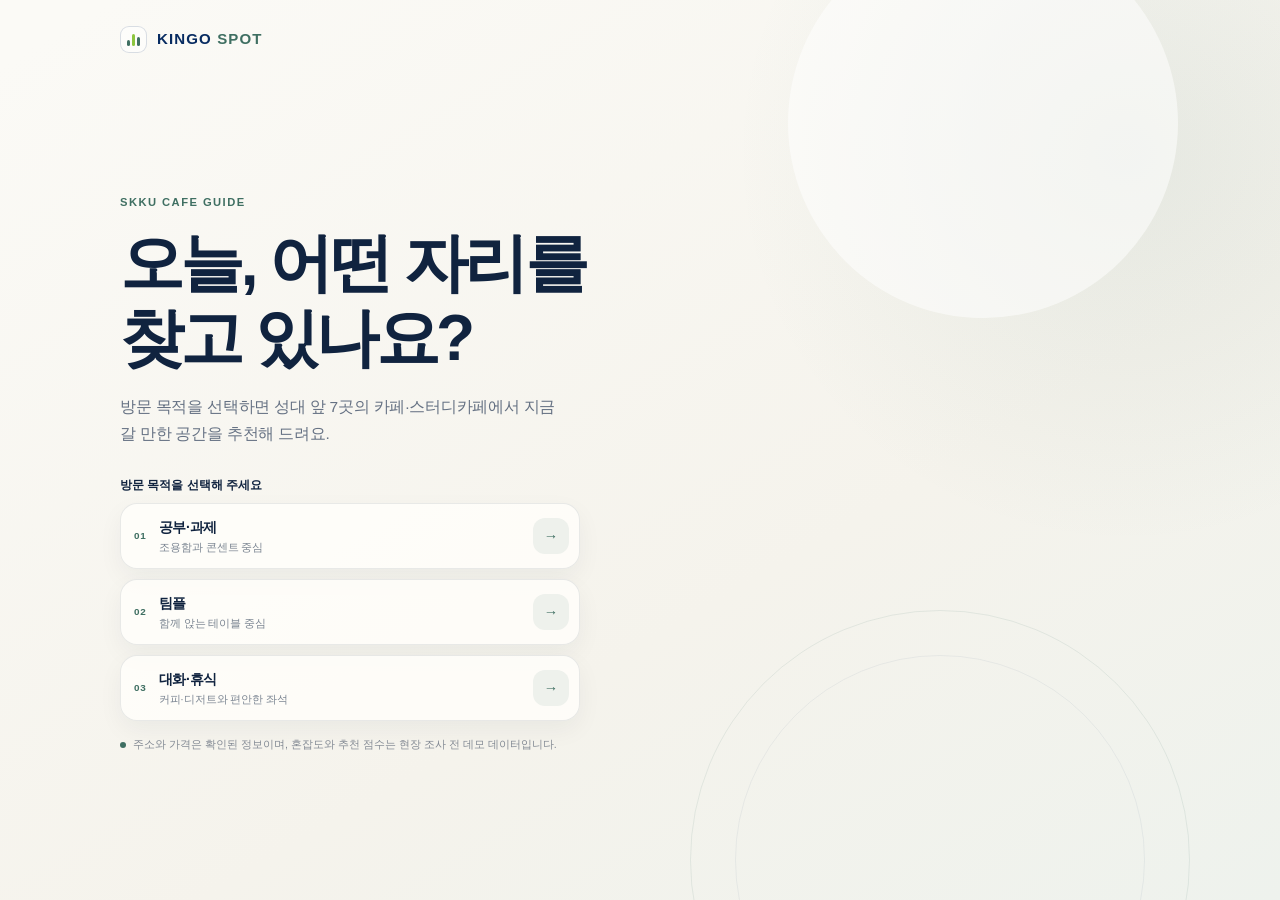
<file: index.html>
<!DOCTYPE html>
<html lang="ko">
  <head>
    <meta charset="UTF-8" />
    <meta name="viewport" content="width=device-width, initial-scale=1.0" />
    <meta
      name="description"
      content="방문 목적에 맞춰 성균관대학교 서울캠퍼스 주변 카페와 층을 추천하는 KINGO SPOT 데모입니다."
    />
    <meta name="theme-color" content="#F6F3EC" />
    <title>KINGO SPOT | 목적에 맞는 카페 공간 추천</title>
    <script>
      document.documentElement.dataset.initialView = location.hash === "#cafes" ? "cafes" : "intro";
    </script>
    <link rel="stylesheet" href="style.css" />
    <script src="script.js" defer></script>
  </head>
  <body>
    <main class="app-shell" id="app-shell">
      <!-- 첫 접속 시 이 시작 화면만 표시됩니다. -->
      <section class="app-screen intro-screen" id="intro-screen" aria-labelledby="intro-title">
        <div class="intro-background-glow" aria-hidden="true"></div>
        <div class="intro-background-curve" aria-hidden="true"></div>

        <div class="container intro-screen-inner">
          <div class="brand intro-logo intro-sequence intro-sequence--logo" aria-label="KINGO SPOT">
            <span class="brand-mark" aria-hidden="true">
              <i></i><i></i><i></i>
            </span>
            <span class="brand-name">KINGO <strong>SPOT</strong></span>
          </div>

          <div class="intro-content">
            <p class="intro-guide intro-sequence intro-sequence--guide">SKKU CAFE GUIDE</p>
            <h1 class="intro-title intro-sequence intro-sequence--title" id="intro-title" tabindex="-1">
              오늘, 어떤 자리를<br />찾고 있나요?
            </h1>
            <p class="intro-description intro-sequence intro-sequence--description">
              방문 목적을 선택하면 성대 앞 7곳의 카페·스터디카페에서 지금 갈 만한 공간을 추천해 드려요.
            </p>

            <fieldset class="purpose-selector intro-sequence intro-sequence--purpose">
              <legend>방문 목적을 선택해 주세요</legend>

              <button class="purpose-button" type="button" data-purpose="study">
                <span class="purpose-number" aria-hidden="true">01</span>
                <span class="purpose-button-copy">
                  <strong>공부·과제</strong>
                  <small>조용함과 콘센트 중심</small>
                </span>
                <span class="purpose-arrow" aria-hidden="true">→</span>
              </button>

              <button class="purpose-button" type="button" data-purpose="team">
                <span class="purpose-number" aria-hidden="true">02</span>
                <span class="purpose-button-copy">
                  <strong>팀플</strong>
                  <small>함께 앉는 테이블 중심</small>
                </span>
                <span class="purpose-arrow" aria-hidden="true">→</span>
              </button>

              <button class="purpose-button" type="button" data-purpose="conversation">
                <span class="purpose-number" aria-hidden="true">03</span>
                <span class="purpose-button-copy">
                  <strong>대화·휴식</strong>
                  <small>커피·디저트와 편안한 좌석</small>
                </span>
                <span class="purpose-arrow" aria-hidden="true">→</span>
              </button>
            </fieldset>

            <!-- 지금 학생들이 많이 보는 목적 섹션 -->
            <div class="trending-purposes intro-sequence intro-sequence--trending" id="trending-section" style="display: none;">
              <h2 class="trending-title">🔥 지금 학생들이 많이 보는</h2>
              <div class="trending-buttons">
                <!-- 동적으로 생성됨 -->
              </div>
            </div>

            <p class="intro-demo-note intro-sequence intro-sequence--demo" role="note">
              <span aria-hidden="true"></span>
              주소와 가격은 확인된 정보이며, 혼잡도와 추천 점수는 현장 조사 전 데모 데이터입니다.
            </p>
          </div>
        </div>
      </section>

      <!-- 시작 버튼을 누른 뒤에만 표시되는 독립적인 카페 목록 화면입니다. -->
      <section class="app-screen cafes-screen" id="cafes-screen" aria-labelledby="cafes-title">
        <header class="cafes-header">
          <div class="container cafes-header-inner">
            <button class="back-to-intro-button" id="back-to-intro-button" type="button">
              <span aria-hidden="true">←</span>
              <span>처음으로</span>
            </button>

            <div class="brand cafes-brand" aria-label="KINGO SPOT">
              <span class="brand-mark" aria-hidden="true">
                <i></i><i></i><i></i>
              </span>
              <span class="brand-name">KINGO <strong>SPOT</strong></span>
            </div>
          </div>
        </header>

        <div class="cafes-overview">
          <div class="container cafes-overview-inner">
            <div>
              <p class="section-kicker">PURPOSE MATCH</p>
              <h1 id="cafes-title" tabindex="-1">목적에 맞는 공간</h1>
              <p class="cafes-overview-description" id="cafes-overview-description">
                혼잡도와 공간 조건을 함께 비교해 보세요.
              </p>
            </div>
            <p class="result-count" id="result-count" aria-live="polite"></p>
          </div>

          <div class="container recommendation-summary" id="recommendation-summary" aria-live="polite"></div>

          <div class="container cafes-status-note" role="note">
            <span class="recent-status">
              <i aria-hidden="true"></i>
              최근 확인 정보
            </span>
            <span class="meta-divider" aria-hidden="true"></span>
            <span class="demo-label">DEMO</span>
            <span>실제 현장 조사 전 데이터</span>
          </div>
        </div>

        <section class="cafe-section cafes-list-section" aria-label="카페 목록">
          <div class="container purpose-toolbar">
            <div class="purpose-toolbar-heading">
              <span>추천 기준</span>
              <strong id="selected-purpose-label">공부·과제</strong>
            </div>
            <div class="purpose-switch" aria-label="방문 목적 변경">
              <button class="purpose-change-button" type="button" data-purpose="study" aria-pressed="true">
                공부·과제
              </button>
              <button class="purpose-change-button" type="button" data-purpose="team" aria-pressed="false">
                팀플
              </button>
              <button class="purpose-change-button" type="button" data-purpose="conversation" aria-pressed="false">
                대화·휴식
              </button>
            </div>
          </div>

          <div class="filter-sticky">
            <div class="container">
              <div class="filter-bar" aria-label="혼잡도 필터">
                <button class="filter-button active" type="button" data-filter="전체" aria-pressed="true">
                  전체
                </button>
                <button class="filter-button" type="button" data-filter="여유" aria-pressed="false">
                  <span class="filter-dot status-available" aria-hidden="true"></span>여유
                </button>
                <button class="filter-button" type="button" data-filter="보통" aria-pressed="false">
                  <span class="filter-dot status-normal" aria-hidden="true"></span>보통
                </button>
                <button class="filter-button" type="button" data-filter="혼잡" aria-pressed="false">
                  <span class="filter-dot status-crowded" aria-hidden="true"></span>혼잡
                </button>
              </div>
            </div>
          </div>

          <div class="container">
            <!-- 카페 카드는 script.js의 데이터로 이 영역에 자동 생성됩니다. -->
            <div class="cafe-grid" id="cafe-grid"></div>

            <p class="data-note">
              주소와 스터디카페 가격은 온라인 확인된 정보입니다. 현재 혼잡도와 추천 점수, 소음·좌석 예시는
              화면 구성을 위한 데모 데이터이며 실제 현장 조사 결과가 아닙니다.
            </p>
          </div>
        </section>

        <footer class="site-footer">
          <div class="container footer-inner">
            <p class="footer-brand">KINGO <span>SPOT</span></p>
            <p>성균관대 학생을 위한 카페 큐레이션</p>
          </div>
        </footer>
      </section>
    </main>

    <!-- 모바일에서는 bottom sheet, PC에서는 중앙 모달로 표시됩니다. -->
    <div class="detail-layer" id="detail-layer" hidden>
      <div class="detail-backdrop" data-dialog-close aria-hidden="true"></div>

      <section
        class="detail-panel"
        id="detail-panel"
        role="dialog"
        aria-modal="true"
        aria-labelledby="detail-title"
        aria-describedby="detail-description"
        tabindex="-1"
      >
        <div class="sheet-drag-zone" id="sheet-drag-zone" aria-hidden="true">
          <span class="sheet-handle"></span>
        </div>

        <div class="detail-scroll-area">
          <header class="detail-header">
            <div>
              <p class="detail-kicker">KINGO SPOT DETAIL</p>
              <span class="detail-demo-label">데모 상세 정보</span>
            </div>
            <button class="dialog-close-button" id="dialog-close-button" type="button" aria-label="상세 패널 닫기">
              <span aria-hidden="true">×</span>
            </button>
          </header>

          <div class="detail-visual" aria-hidden="true">
            <span id="detail-cafe-number">SPOT 01</span>
            <i></i>
          </div>

          <div class="detail-title-row">
            <h2 id="detail-title"></h2>
            <span class="status-badge" id="detail-status"></span>
          </div>
          <p class="detail-checked-time" id="detail-checked-time"></p>
          <p class="detail-description" id="detail-description"></p>

          <dl class="detail-fact-list">
            <div>
              <dt>주소</dt>
              <dd id="detail-address"></dd>
            </div>
          </dl>

          <div class="detail-action-buttons" id="detail-action-buttons" aria-label="지도 및 주소 액션">
            <button class="detail-action-button" type="button" data-map-provider="naver">
              네이버 지도에서 보기
            </button>
            <button class="detail-action-button" type="button" data-map-provider="kakao">
              카카오맵에서 보기
            </button>
            <button class="detail-action-button detail-action-button--copy" type="button" data-copy-address="true">
              주소 복사
            </button>
          </div>

          <!-- 가격 영역은 스터디카페를 열었을 때만 JavaScript로 표시됩니다. -->
          <section
            class="detail-info-section detail-price-section"
            id="detail-price-section"
            aria-labelledby="price-heading"
            hidden
          >
            <div class="detail-section-heading">
              <h3 id="price-heading">이용 가격</h3>
              <span>온라인 확인 · 변동 가능</span>
            </div>
            <div class="detail-price-list" id="detail-price-list"></div>
            <p class="detail-price-note" id="detail-price-note"></p>
          </section>

          <div class="detail-purpose-summary" id="detail-purpose-summary"></div>

          <section class="detail-info-section" aria-labelledby="tag-heading">
            <div class="detail-section-heading">
              <h3 id="tag-heading">카페 분위기 태그</h3>
              <span>현장 조사 전</span>
            </div>
            <div class="atmosphere-tags" id="detail-tags"></div>
          </section>

          <section class="detail-info-section" aria-labelledby="floor-heading">
            <div class="detail-section-heading">
              <h3 id="floor-heading">층별 공간 정보</h3>
              <span class="floor-demo-label">일부 데모 정보</span>
            </div>
            <div class="floor-list" id="detail-floor-list"></div>
          </section>

          <div class="detail-update-note" role="note">
            <span aria-hidden="true">i</span>
            <p>
              층 구성과 별도로 알려주신 정보는 반영했습니다. 그 밖의 혼잡도·소음·좌석 예시와 추천 결과는
              <strong>현장 조사 후 업데이트 예정</strong>입니다.
            </p>
          </div>
        </div>
      </section>
    </div>

    <!-- 필요한 안내가 있을 때 script.js의 showToast 함수로 표시합니다. -->
    <div class="toast" id="toast" role="status" aria-live="polite" aria-atomic="true"></div>
  </body>
</html>
</file>
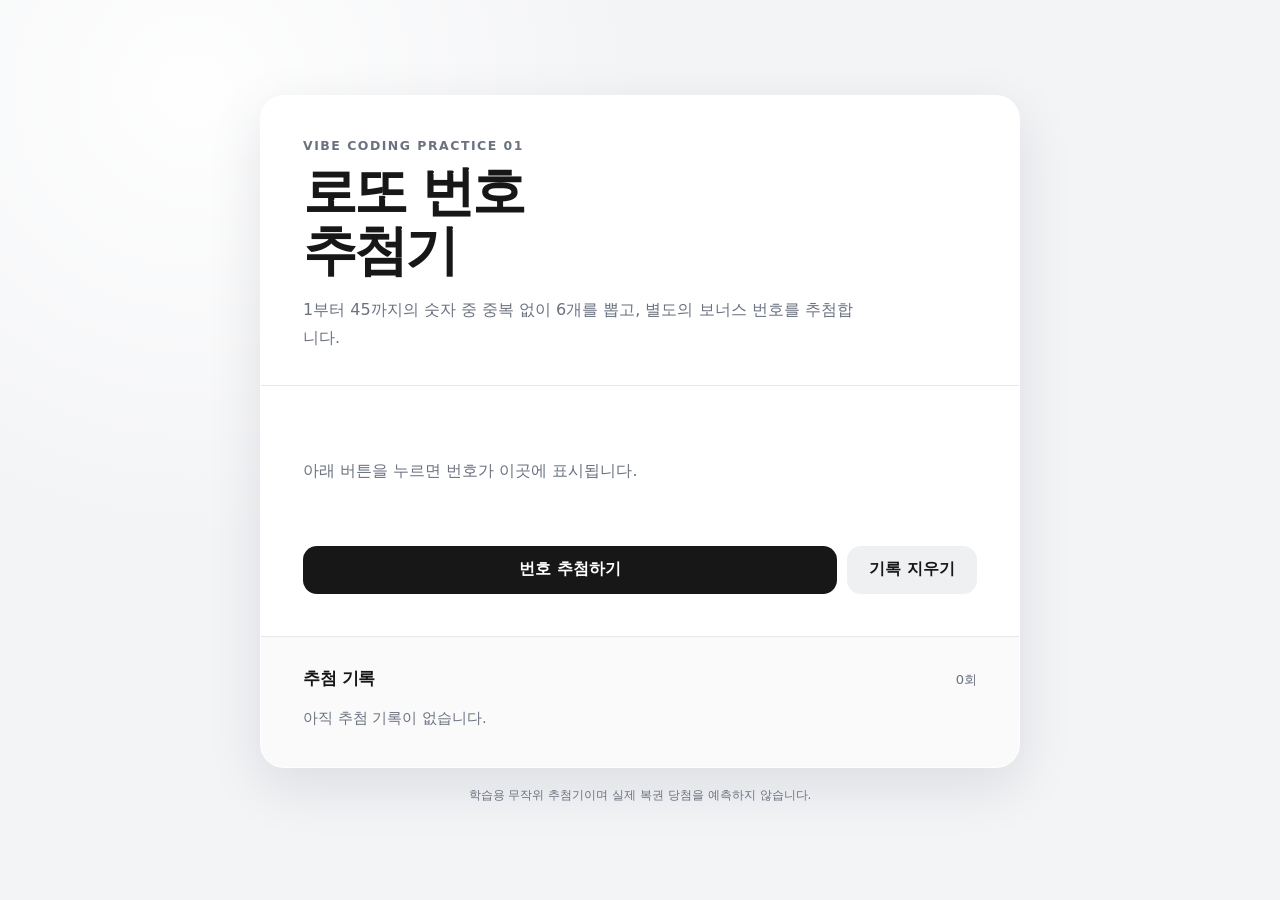
<file: 01-lotto/index.html>
<!doctype html>
<html lang="ko">
<head>
  <meta charset="utf-8">
  <meta name="viewport" content="width=device-width, initial-scale=1">
  <meta name="description" content="1부터 45까지의 숫자 중 로또 번호 6개와 보너스 번호를 무작위로 뽑는 바이브 코딩 연습 웹앱">
  <link rel="icon" href="data:,">
  <title>로또 번호 추첨기</title>
  <style>
    :root {
      --bg: #f3f4f6;
      --surface: #ffffff;
      --text: #171717;
      --muted: #6b7280;
      --line: #e5e7eb;
      --primary: #171717;
      --primary-hover: #343434;
      --focus: #2563eb;
      --radius-lg: 24px;
      --radius-md: 14px;
      --shadow: 0 18px 55px rgb(17 24 39 / 10%);
    }

    * {
      box-sizing: border-box;
    }

    .visually-hidden {
      position: absolute;
      width: 1px;
      height: 1px;
      padding: 0;
      margin: -1px;
      overflow: hidden;
      clip: rect(0, 0, 0, 0);
      white-space: nowrap;
      border: 0;
    }

    body {
      min-height: 100vh;
      margin: 0;
      display: grid;
      place-items: center;
      padding: 32px 18px;
      color: var(--text);
      background:
        radial-gradient(circle at 15% 10%, rgb(255 255 255 / 95%), transparent 34%),
        var(--bg);
      font-family: Pretendard, "Noto Sans KR", system-ui, -apple-system, BlinkMacSystemFont, "Segoe UI", sans-serif;
    }

    main {
      width: min(100%, 760px);
    }

    .app-card {
      overflow: hidden;
      border: 1px solid rgb(255 255 255 / 85%);
      border-radius: var(--radius-lg);
      background: var(--surface);
      box-shadow: var(--shadow);
    }

    .hero {
      padding: 42px 42px 34px;
      border-bottom: 1px solid var(--line);
    }

    .eyebrow {
      margin: 0 0 10px;
      color: var(--muted);
      font-size: 0.78rem;
      font-weight: 700;
      letter-spacing: 0.12em;
      text-transform: uppercase;
    }

    h1 {
      margin: 0;
      font-size: clamp(2rem, 7vw, 3.4rem);
      line-height: 1.08;
      letter-spacing: -0.055em;
    }

    .intro {
      max-width: 560px;
      margin: 16px 0 0;
      color: var(--muted);
      font-size: 1rem;
      line-height: 1.7;
    }

    .draw-panel {
      padding: 38px 42px 42px;
    }

    .number-area {
      min-height: 94px;
      display: flex;
      align-items: center;
      gap: 14px;
      margin-bottom: 28px;
    }

    .main-numbers,
    .bonus-number {
      display: flex;
      align-items: center;
      gap: 10px;
    }

    .plus {
      color: var(--muted);
      font-size: 1.35rem;
      font-weight: 600;
    }

    .bonus-wrap {
      display: grid;
      gap: 6px;
      justify-items: center;
    }

    .bonus-label {
      color: var(--muted);
      font-size: 0.72rem;
      font-weight: 700;
    }

    .ball {
      width: 58px;
      height: 58px;
      display: grid;
      place-items: center;
      flex: 0 0 auto;
      border-radius: 50%;
      color: #fff;
      font-size: 1.08rem;
      font-weight: 800;
      box-shadow: inset 0 -5px 0 rgb(0 0 0 / 12%), 0 7px 15px rgb(17 24 39 / 13%);
      animation: ball-in 480ms cubic-bezier(.2, .9, .2, 1.15) both;
      animation-delay: calc(var(--order, 0) * 70ms);
    }

    .range-1 { background: #d99a00; }
    .range-2 { background: #2f78c4; }
    .range-3 { background: #d65252; }
    .range-4 { background: #65717d; }
    .range-5 { background: #2e9a63; }

    .placeholder {
      color: var(--muted);
      line-height: 1.6;
    }

    .actions {
      display: flex;
      gap: 10px;
    }

    button {
      min-height: 48px;
      padding: 0 22px;
      border: 0;
      border-radius: var(--radius-md);
      font: inherit;
      font-weight: 750;
      cursor: pointer;
      transition: transform 160ms ease, background 160ms ease, color 160ms ease;
    }

    button:focus-visible {
      outline: 3px solid color-mix(in srgb, var(--focus) 34%, transparent);
      outline-offset: 3px;
    }

    button:active {
      transform: translateY(1px);
    }

    .draw-button {
      flex: 1;
      color: #fff;
      background: var(--primary);
    }

    .draw-button:hover {
      background: var(--primary-hover);
    }

    .clear-button {
      color: var(--text);
      background: #eef0f2;
    }

    .clear-button:hover {
      background: #e2e5e9;
    }

    .history-panel {
      padding: 30px 42px 38px;
      border-top: 1px solid var(--line);
      background: #fafafa;
    }

    .history-heading {
      display: flex;
      align-items: baseline;
      justify-content: space-between;
      gap: 16px;
      margin-bottom: 16px;
    }

    h2 {
      margin: 0;
      font-size: 1.05rem;
      letter-spacing: -0.02em;
    }

    .history-count {
      color: var(--muted);
      font-size: 0.82rem;
    }

    .history-list {
      display: grid;
      gap: 10px;
      margin: 0;
      padding: 0;
      list-style: none;
    }

    .history-item {
      display: flex;
      align-items: center;
      justify-content: space-between;
      gap: 16px;
      padding: 13px 15px;
      border: 1px solid var(--line);
      border-radius: 12px;
      background: var(--surface);
      font-variant-numeric: tabular-nums;
    }

    .history-main {
      font-weight: 700;
      letter-spacing: 0.035em;
    }

    .history-bonus {
      color: var(--muted);
      font-size: 0.87rem;
      white-space: nowrap;
    }

    .empty-history {
      color: var(--muted);
      font-size: 0.92rem;
      line-height: 1.6;
    }

    .disclaimer {
      margin: 18px 4px 0;
      color: var(--muted);
      font-size: 0.76rem;
      line-height: 1.55;
      text-align: center;
    }

    @keyframes ball-in {
      from {
        opacity: 0;
        transform: translateY(-16px) scale(.72) rotate(-8deg);
      }
      to {
        opacity: 1;
        transform: translateY(0) scale(1) rotate(0);
      }
    }

    @media (max-width: 660px) {
      body {
        align-items: start;
        padding: 18px 12px;
      }

      .hero,
      .draw-panel,
      .history-panel {
        padding-left: 22px;
        padding-right: 22px;
      }

      .hero {
        padding-top: 30px;
      }

      .number-area {
        min-height: 142px;
        flex-wrap: wrap;
        gap: 12px;
      }

      .main-numbers {
        width: 100%;
        display: grid;
        grid-template-columns: repeat(6, minmax(0, 1fr));
        gap: 6px;
      }

      .main-numbers .ball {
        width: 100%;
        height: auto;
        aspect-ratio: 1;
        justify-self: center;
        font-size: 0.96rem;
      }

      .bonus-number .ball {
        width: 48px;
        height: 48px;
      }

      .actions {
        flex-direction: column;
      }

      .clear-button {
        order: 2;
      }

      .history-item {
        align-items: flex-start;
        flex-direction: column;
        gap: 6px;
      }
    }

    @media (prefers-reduced-motion: reduce) {
      *,
      *::before,
      *::after {
        scroll-behavior: auto !important;
        animation-duration: 1ms !important;
        transition-duration: 1ms !important;
      }
    }
  </style>
</head>
<body>
  <main>
    <article class="app-card">
      <header class="hero">
        <p class="eyebrow">Vibe Coding Practice 01</p>
        <h1>로또 번호<br>추첨기</h1>
        <p class="intro">1부터 45까지의 숫자 중 중복 없이 6개를 뽑고, 별도의 보너스 번호를 추첨합니다.</p>
      </header>

      <section class="draw-panel" aria-labelledby="draw-title">
        <h2 id="draw-title" class="visually-hidden">추첨 결과</h2>
        <div id="number-area" class="number-area" aria-live="polite">
          <p class="placeholder">아래 버튼을 누르면 번호가 이곳에 표시됩니다.</p>
        </div>
        <div class="actions">
          <button id="draw-button" class="draw-button" type="button">번호 추첨하기</button>
          <button id="clear-button" class="clear-button" type="button">기록 지우기</button>
        </div>
      </section>

      <section class="history-panel" aria-labelledby="history-title">
        <div class="history-heading">
          <h2 id="history-title">추첨 기록</h2>
          <span id="history-count" class="history-count">0회</span>
        </div>
        <ol id="history-list" class="history-list">
          <li class="empty-history">아직 추첨 기록이 없습니다.</li>
        </ol>
      </section>
    </article>
    <p class="disclaimer">학습용 무작위 추첨기이며 실제 복권 당첨을 예측하지 않습니다.</p>
  </main>

  <script>
    const numberArea = document.querySelector('#number-area');
    const drawButton = document.querySelector('#draw-button');
    const clearButton = document.querySelector('#clear-button');
    const historyList = document.querySelector('#history-list');
    const historyCount = document.querySelector('#history-count');
    const drawHistory = [];

    function numberRangeClass(number) {
      if (number <= 10) return 'range-1';
      if (number <= 20) return 'range-2';
      if (number <= 30) return 'range-3';
      if (number <= 40) return 'range-4';
      return 'range-5';
    }

    function createBall(number, order) {
      const ball = document.createElement('span');
      ball.className = `ball ${numberRangeClass(number)}`;
      ball.style.setProperty('--order', order);
      ball.textContent = number;
      ball.setAttribute('aria-label', `${number}번`);
      return ball;
    }

    function pickNumbers() {
      const pool = Array.from({ length: 45 }, (_, index) => index + 1);

      for (let index = pool.length - 1; index > 0; index -= 1) {
        const randomIndex = Math.floor(Math.random() * (index + 1));
        [pool[index], pool[randomIndex]] = [pool[randomIndex], pool[index]];
      }

      return {
        main: pool.slice(0, 6).sort((a, b) => a - b),
        bonus: pool[6]
      };
    }

    function renderDraw(result) {
      numberArea.replaceChildren();

      const mainNumbers = document.createElement('div');
      mainNumbers.className = 'main-numbers';
      mainNumbers.setAttribute('aria-label', '당첨 번호');
      result.main.forEach((number, index) => {
        mainNumbers.append(createBall(number, index));
      });

      const plus = document.createElement('span');
      plus.className = 'plus';
      plus.textContent = '+';
      plus.setAttribute('aria-hidden', 'true');

      const bonusWrap = document.createElement('div');
      bonusWrap.className = 'bonus-wrap';
      const bonusLabel = document.createElement('span');
      bonusLabel.className = 'bonus-label';
      bonusLabel.textContent = '보너스';
      const bonusNumber = document.createElement('div');
      bonusNumber.className = 'bonus-number';
      bonusNumber.append(createBall(result.bonus, 6));
      bonusWrap.append(bonusLabel, bonusNumber);

      numberArea.append(mainNumbers, plus, bonusWrap);
    }

    function renderHistory() {
      historyList.replaceChildren();
      historyCount.textContent = `${drawHistory.length}회`;

      if (drawHistory.length === 0) {
        const empty = document.createElement('li');
        empty.className = 'empty-history';
        empty.textContent = '아직 추첨 기록이 없습니다.';
        historyList.append(empty);
        return;
      }

      drawHistory.forEach((result, index) => {
        const item = document.createElement('li');
        item.className = 'history-item';

        const main = document.createElement('span');
        main.className = 'history-main';
        main.textContent = `${drawHistory.length - index}회차  ·  ${result.main.join('  ')}`;

        const bonus = document.createElement('span');
        bonus.className = 'history-bonus';
        bonus.textContent = `보너스 ${result.bonus}`;

        item.append(main, bonus);
        historyList.append(item);
      });
    }

    drawButton.addEventListener('click', () => {
      const result = pickNumbers();
      drawHistory.unshift(result);
      renderDraw(result);
      renderHistory();
    });

    clearButton.addEventListener('click', () => {
      drawHistory.length = 0;
      numberArea.innerHTML = '<p class="placeholder">아래 버튼을 누르면 번호가 이곳에 표시됩니다.</p>';
      renderHistory();
      drawButton.focus();
    });
  </script>
</body>
</html>
</file>
<file: style.css>
/* KINGO SPOT의 공통 색상과 크기를 한곳에서 관리합니다. */
:root {
  --ivory: #f6f3ec;
  --ivory-deep: #eee9df;
  --paper: #fffefa;
  --ink: #10233f;
  --navy: #072b61;
  --green-calm: #3f6f62;
  --green-bright: #8dc63f;
  --text-soft: #657183;
  --line: #e6e1d8;
  --yellow: #d6a53a;
  --red: #c95b52;
  --gray: #8b929a;
  --card-radius: 22px;
  --shadow-soft: 0 14px 34px rgba(16, 35, 63, 0.07);
}

* {
  box-sizing: border-box;
}

html {
  scroll-behavior: smooth;
}

body {
  margin: 0;
  min-width: 0;
  overflow-x: hidden;
  background: var(--ivory);
  color: var(--ink);
  font-family: "Pretendard", "Noto Sans KR", "Apple SD Gothic Neo", "Malgun Gothic", sans-serif;
  line-height: 1.6;
  -webkit-font-smoothing: antialiased;
  -webkit-tap-highlight-color: transparent;
}

body.dialog-open {
  overscroll-behavior: none;
}

button,
a {
  color: inherit;
  font: inherit;
}

button {
  -webkit-tap-highlight-color: transparent;
}

.container {
  width: min(calc(100% - 40px), 1040px);
  margin: 0 auto;
}

.site-header {
  position: absolute;
  z-index: 10;
  top: 0;
  left: 0;
  width: 100%;
}

.header-inner {
  display: flex;
  min-height: 68px;
  align-items: center;
  justify-content: space-between;
}

.brand {
  display: inline-flex;
  min-height: 44px;
  align-items: center;
  gap: 10px;
  text-decoration: none;
}

.brand-mark {
  display: flex;
  width: 27px;
  height: 27px;
  align-items: flex-end;
  justify-content: center;
  gap: 2px;
  padding: 6px;
  border: 1px solid rgba(7, 43, 97, 0.15);
  border-radius: 9px;
  background: rgba(255, 255, 255, 0.52);
}

.brand-mark i {
  display: block;
  width: 3px;
  border-radius: 4px;
  background: var(--green-calm);
}

.brand-mark i:nth-child(1) {
  height: 6px;
}

.brand-mark i:nth-child(2) {
  height: 12px;
  background: var(--green-bright);
}

.brand-mark i:nth-child(3) {
  height: 9px;
}

.brand-name {
  color: var(--navy);
  font-size: 0.94rem;
  font-weight: 800;
  letter-spacing: 0.075em;
}

.brand-name strong,
.footer-brand span {
  color: var(--green-calm);
  font-weight: inherit;
}

.header-caption {
  display: none;
  color: rgba(16, 35, 63, 0.47);
  font-size: 0.64rem;
  font-weight: 700;
  letter-spacing: 0.13em;
}

.hero {
  position: relative;
  min-height: 386px;
  overflow: hidden;
  background:
    radial-gradient(circle at 88% 18%, rgba(63, 111, 98, 0.09), transparent 29%),
    linear-gradient(150deg, #fbfaf6 4%, #f5f3ec 62%, #eef2ed 100%);
}

.hero-inner {
  position: relative;
  z-index: 2;
  padding-top: 107px;
  padding-bottom: 66px;
}

.hero-glow {
  position: absolute;
  top: -74px;
  right: -94px;
  width: 260px;
  height: 260px;
  border-radius: 50%;
  background: rgba(255, 255, 255, 0.54);
  filter: blur(2px);
  animation: ambient-drift 16s ease-in-out infinite alternate;
}

.hero-curve {
  position: absolute;
  right: -118px;
  bottom: -158px;
  width: 310px;
  height: 310px;
  border: 1px solid rgba(63, 111, 98, 0.1);
  border-radius: 50%;
}

.hero-curve::after {
  position: absolute;
  inset: 44px;
  border: 1px solid rgba(7, 43, 97, 0.055);
  border-radius: inherit;
  content: "";
}

.hero-kicker,
.section-kicker {
  margin: 0;
  color: var(--green-calm);
  font-size: 0.69rem;
  font-weight: 800;
  letter-spacing: 0.11em;
}

.hero h1 {
  max-width: 560px;
  margin: 13px 0 0;
  color: var(--ink);
  font-size: clamp(2.18rem, 10.8vw, 3.85rem);
  font-weight: 760;
  letter-spacing: -0.055em;
  line-height: 1.16;
  word-break: keep-all;
}

.hero h1 em {
  color: var(--green-calm);
  font-style: normal;
}

.hero-description {
  max-width: 480px;
  margin: 17px 0 0;
  color: var(--text-soft);
  font-size: 0.9rem;
  letter-spacing: -0.015em;
  word-break: keep-all;
}

.hero-meta {
  display: flex;
  width: fit-content;
  max-width: 100%;
  min-height: 36px;
  align-items: center;
  gap: 8px;
  margin-top: 22px;
  padding: 7px 11px;
  border: 1px solid rgba(16, 35, 63, 0.08);
  border-radius: 999px;
  background: rgba(255, 254, 250, 0.72);
  box-shadow: 0 8px 24px rgba(16, 35, 63, 0.04);
  color: #667080;
  font-size: 0.67rem;
  white-space: nowrap;
}

.recent-status {
  display: inline-flex;
  align-items: center;
  gap: 6px;
  color: var(--green-calm);
  font-weight: 750;
}

.recent-status i {
  width: 6px;
  height: 6px;
  border-radius: 50%;
  background: var(--green-calm);
}

.meta-divider {
  width: 1px;
  height: 12px;
  background: #d9d6ce;
}

.demo-label {
  color: var(--navy);
  font-size: 0.59rem;
  font-weight: 850;
  letter-spacing: 0.08em;
}

.cafe-section {
  position: relative;
  z-index: 3;
  margin-top: -24px;
  padding: 33px 0 72px;
  border-radius: 30px 30px 0 0;
  background: var(--ivory);
  box-shadow: 0 -10px 34px rgba(16, 35, 63, 0.035);
}

.section-heading {
  display: flex;
  align-items: flex-end;
  justify-content: space-between;
  gap: 18px;
  margin-bottom: 13px;
}

.section-heading h2 {
  margin: 3px 0 0;
  color: var(--ink);
  font-size: 1.45rem;
  letter-spacing: -0.04em;
  line-height: 1.35;
}

.result-count {
  flex: none;
  margin: 0 0 3px;
  color: #777f8c;
  font-size: 0.75rem;
  font-weight: 650;
}

.filter-sticky {
  position: sticky;
  z-index: 9;
  top: 0;
  margin-bottom: 13px;
  padding: 8px 0 10px;
  background: linear-gradient(to bottom, rgba(246, 243, 236, 0.98) 75%, rgba(246, 243, 236, 0.82));
  backdrop-filter: blur(10px);
  -webkit-backdrop-filter: blur(10px);
}

.filter-bar {
  display: flex;
  width: 100%;
  align-items: center;
  gap: 6px;
}

.filter-button {
  display: inline-flex;
  min-width: 0;
  min-height: 44px;
  flex: 1 1 0;
  align-items: center;
  justify-content: center;
  gap: 6px;
  padding: 0 8px;
  border: 1px solid #dedad1;
  border-radius: 999px;
  background: rgba(255, 254, 250, 0.82);
  color: #626c7a;
  cursor: pointer;
  font-size: 0.79rem;
  font-weight: 680;
  transition:
    color 180ms ease,
    border-color 180ms ease,
    background-color 180ms ease,
    box-shadow 180ms ease,
    transform 140ms ease;
}

.filter-button:hover {
  border-color: rgba(63, 111, 98, 0.38);
}

.filter-button:active {
  transform: scale(0.97);
}

.filter-button.active {
  border-color: var(--ink);
  background: var(--ink);
  box-shadow: 0 6px 16px rgba(16, 35, 63, 0.13);
  color: var(--paper);
}

.filter-button:focus-visible,
.detail-button:focus-visible,
.brand:focus-visible {
  outline: 3px solid rgba(63, 111, 98, 0.25);
  outline-offset: 3px;
}

.filter-dot {
  width: 6px;
  height: 6px;
  flex: none;
  border-radius: 50%;
}

.status-available {
  background: var(--green-bright);
}

.status-normal {
  background: var(--yellow);
}

.status-crowded {
  background: var(--red);
}

.status-unconfirmed {
  background: var(--gray);
}

.cafe-grid {
  display: grid;
  grid-template-columns: 1fr;
  gap: 15px;
  transition: opacity 150ms ease, transform 150ms ease;
}

.cafe-grid.is-filtering {
  opacity: 0;
  transform: translateY(4px);
}

.cafe-card {
  position: relative;
  overflow: hidden;
  border: 1px solid rgba(16, 35, 63, 0.075);
  border-radius: var(--card-radius);
  background: var(--paper);
  box-shadow: var(--shadow-soft);
  cursor: pointer;
  opacity: 1;
  transform: translateY(0);
  transition:
    opacity 400ms ease,
    transform 400ms cubic-bezier(0.22, 1, 0.36, 1),
    box-shadow 220ms ease;
}

.cafe-card--best {
  border-color: rgba(63, 111, 98, 0.18);
  box-shadow: 0 16px 38px rgba(16, 35, 63, 0.085);
}

.cafe-card.is-animatable {
  opacity: 0;
  transform: translateY(26px);
  transition-delay: var(--card-delay, 0ms);
}

.cafe-card.is-animatable.is-visible {
  opacity: 1;
  transform: translateY(0);
}

.cafe-card.is-pressed,
.cafe-card.is-animatable.is-visible.is-pressed {
  transform: scale(0.98);
  transition-delay: 0ms;
  transition-duration: 120ms;
}

.card-visual {
  position: relative;
  height: 82px;
  overflow: hidden;
  border-bottom: 1px solid rgba(16, 35, 63, 0.055);
  background:
    linear-gradient(120deg, rgba(63, 111, 98, 0.13), rgba(255, 255, 255, 0.48)),
    #f0eee7;
}

.card-visual::before,
.card-visual::after {
  position: absolute;
  border-radius: 50%;
  content: "";
}

.card-visual::before {
  top: -60px;
  right: -24px;
  width: 144px;
  height: 144px;
  border: 1px solid rgba(7, 43, 97, 0.1);
}

.card-visual::after {
  top: 24px;
  right: 60px;
  width: 70px;
  height: 70px;
  background: rgba(255, 255, 255, 0.42);
}

.cafe-card--2 .card-visual::before {
  right: 48px;
}

.cafe-card--2 .card-visual::after {
  right: -17px;
}

.cafe-card--3 .card-visual::before {
  top: 15px;
  right: -38px;
}

.cafe-card--3 .card-visual::after {
  top: -32px;
  right: 62px;
}

.cafe-card--4 .card-visual::before {
  top: -48px;
  right: 20px;
}

.cafe-card--4 .card-visual::after {
  right: -8px;
}

.cafe-card--5 .card-visual::before {
  top: -34px;
  right: 84px;
}

.cafe-card--5 .card-visual::after {
  right: 4px;
}

.cafe-card--6 .card-visual::before {
  top: 8px;
  right: -30px;
}

.cafe-card--6 .card-visual::after {
  top: -28px;
  right: 78px;
}

.cafe-card--7 .card-visual::before {
  top: -54px;
  right: 38px;
}

.cafe-card--7 .card-visual::after {
  right: -22px;
}

.visual-number {
  position: absolute;
  z-index: 2;
  top: 17px;
  left: 19px;
  color: rgba(16, 35, 63, 0.55);
  font-size: 0.64rem;
  font-weight: 800;
  letter-spacing: 0.13em;
}

.visual-rank {
  position: absolute;
  z-index: 2;
  top: 15px;
  right: 17px;
  padding: 4px 8px;
  border: 1px solid rgba(63, 111, 98, 0.12);
  border-radius: 999px;
  background: rgba(255, 254, 250, 0.58);
  color: var(--green-calm);
  font-size: 0.6rem;
  font-weight: 800;
  letter-spacing: -0.01em;
}

.visual-line {
  position: absolute;
  z-index: 2;
  bottom: 18px;
  left: 19px;
  width: 28px;
  height: 2px;
  border-radius: 4px;
  background: var(--green-calm);
}

.card-body {
  padding: 20px 19px 18px;
}

.card-topline,
.card-meta,
.card-footer {
  display: flex;
  align-items: center;
  justify-content: space-between;
  gap: 12px;
}

.demo-chip {
  display: inline-flex;
  min-height: 24px;
  flex: none;
  align-items: center;
  padding: 0 8px;
  border-radius: 999px;
  background: #f0efeb;
  color: #7d8490;
  font-size: 0.61rem;
  font-weight: 700;
}

.cafe-name {
  margin: 0;
  color: var(--ink);
  font-size: 1.16rem;
  letter-spacing: -0.035em;
  line-height: 1.42;
  word-break: keep-all;
}

.cafe-description {
  min-height: 44px;
  margin: 8px 0 0;
  color: var(--text-soft);
  font-size: 0.82rem;
  line-height: 1.65;
  word-break: keep-all;
}

.card-place-info {
  display: grid;
  gap: 7px;
  margin-top: 13px;
  padding-top: 12px;
  border-top: 1px solid #eeebe4;
}

.card-address,
.card-price {
  display: grid;
  grid-template-columns: 52px minmax(0, 1fr);
  gap: 8px;
  margin: 0;
  color: #737c88;
  font-size: 0.68rem;
  line-height: 1.5;
  word-break: keep-all;
}

.card-address span,
.card-price span {
  color: #969ca4;
  font-size: 0.63rem;
  font-weight: 700;
}

.card-price strong {
  color: var(--green-calm);
  font-size: 0.7rem;
}

.card-match-panel {
  margin-top: 14px;
  padding: 12px;
  border: 1px solid rgba(63, 111, 98, 0.1);
  border-radius: 15px;
  background: #f6f5ef;
}

.card-match-heading {
  display: flex;
  align-items: center;
  justify-content: space-between;
  gap: 12px;
}

.card-match-heading span {
  color: #77808c;
  font-size: 0.66rem;
  font-weight: 680;
}

.card-match-heading strong {
  color: var(--navy);
  font-size: 0.83rem;
}

.card-match-panel > p {
  margin: 4px 0 0;
  color: var(--green-calm);
  font-size: 0.72rem;
  font-weight: 760;
}

.card-match-tags {
  display: flex;
  flex-wrap: wrap;
  gap: 6px;
  margin-top: 9px;
}

.card-match-tags span {
  padding: 4px 7px;
  border-radius: 999px;
  background: var(--paper);
  color: #717a86;
  font-size: 0.62rem;
}

.card-meta {
  margin-top: 17px;
}

.status-badge {
  display: inline-flex;
  min-height: 29px;
  align-items: center;
  gap: 7px;
  padding: 0 9px;
  border-radius: 999px;
  font-size: 0.73rem;
  font-weight: 760;
}

.status-badge::before {
  width: 7px;
  height: 7px;
  flex: none;
  border-radius: 50%;
  background: currentColor;
  content: "";
}

.badge-available {
  background: rgba(141, 198, 63, 0.13);
  color: #648f2b;
}

.badge-available::before {
  background: var(--green-bright);
  animation: gentle-pulse 2.8s ease-in-out infinite;
}

.badge-normal {
  background: rgba(214, 165, 58, 0.12);
  color: #936b17;
}

.badge-crowded {
  background: rgba(201, 91, 82, 0.1);
  color: #ad4c44;
}

.badge-unconfirmed {
  background: rgba(139, 146, 154, 0.12);
  color: #6e7680;
}

.checked-time {
  margin: 0;
  color: #858c97;
  font-size: 0.69rem;
  text-align: right;
  white-space: nowrap;
}

.card-footer {
  margin-top: 15px;
  padding-top: 13px;
  border-top: 1px solid #ece8e0;
}

.card-footer-label {
  color: #8a9099;
  font-size: 0.61rem;
  font-weight: 750;
  letter-spacing: 0.09em;
}

.detail-button {
  display: inline-flex;
  min-width: 102px;
  min-height: 44px;
  align-items: center;
  justify-content: center;
  gap: 8px;
  padding: 0 13px;
  border: 0;
  border-radius: 13px;
  background: #f2f3f0;
  color: var(--navy);
  cursor: pointer;
  font-size: 0.77rem;
  font-weight: 760;
  transition: background-color 160ms ease, transform 120ms ease;
}

.detail-button::after {
  content: "→";
  font-size: 0.95rem;
}

.detail-button:active {
  background: #e9ebe7;
  transform: scale(0.97);
}

.data-note {
  margin: 23px auto 0;
  color: #858b93;
  font-size: 0.7rem;
  line-height: 1.7;
  text-align: center;
  word-break: keep-all;
}

.site-footer {
  padding: 28px 0 34px;
  border-top: 1px solid #e4dfd6;
  background: #f1ede5;
  color: #7e858e;
}

.footer-inner {
  display: flex;
  flex-direction: column;
  gap: 4px;
}

.footer-inner p {
  margin: 0;
  font-size: 0.68rem;
}

.footer-brand {
  color: var(--navy);
  font-size: 0.75rem !important;
  font-weight: 800;
  letter-spacing: 0.07em;
}

/* JavaScript가 준비되면 첫 화면 요소가 순서대로 나타납니다. */
.intro-item {
  opacity: 1;
  transform: translateY(0);
}

.motion-enabled .intro-item {
  opacity: 0;
  transform: translateY(26px);
  transition:
    opacity 360ms ease,
    transform 360ms cubic-bezier(0.22, 1, 0.36, 1);
}

.motion-enabled.page-entered .intro-item {
  opacity: 1;
  transform: translateY(0);
}

.motion-enabled .intro-item--brand {
  transition-delay: 0ms;
}

.motion-enabled .intro-item--kicker {
  transition-delay: 100ms;
}

.motion-enabled .intro-item--title {
  transition-delay: 200ms;
}

.motion-enabled .intro-item--description {
  transition-delay: 300ms;
}

.motion-enabled .intro-item--meta {
  transition-delay: 400ms;
}

.motion-enabled .intro-item--section {
  transition-delay: 440ms;
}

.motion-enabled .intro-item--filter {
  transition-delay: 520ms;
}

@keyframes gentle-pulse {
  0%,
  100% {
    box-shadow: 0 0 0 0 rgba(141, 198, 63, 0.18);
  }
  50% {
    box-shadow: 0 0 0 5px rgba(141, 198, 63, 0);
  }
}

@keyframes ambient-drift {
  from {
    transform: translate3d(0, 0, 0);
  }
  to {
    transform: translate3d(-12px, 9px, 0);
  }
}

/* 카페 상세 패널과 배경 오버레이 */
.detail-layer[hidden] {
  display: none;
}

.detail-layer {
  position: fixed;
  z-index: 50;
  inset: 0;
  display: flex;
  align-items: flex-end;
  justify-content: center;
  visibility: hidden;
  pointer-events: none;
}

.detail-layer.is-open {
  visibility: visible;
  pointer-events: auto;
}

.detail-backdrop {
  position: absolute;
  inset: 0;
  background: rgba(7, 20, 37, 0.48);
  opacity: 0;
  transition: opacity 260ms ease;
}

.detail-layer.is-open .detail-backdrop {
  opacity: 1;
}

.detail-panel {
  --sheet-drag: 0px;
  position: relative;
  z-index: 1;
  width: 100%;
  height: 82dvh;
  max-height: 760px;
  overflow: hidden;
  border: 1px solid rgba(16, 35, 63, 0.07);
  border-bottom: 0;
  border-radius: 26px 26px 0 0;
  background: var(--paper);
  box-shadow: 0 -18px 50px rgba(7, 20, 37, 0.18);
  outline: none;
  transform: translateY(calc(100% + var(--sheet-drag)));
  transition: transform 300ms cubic-bezier(0.22, 1, 0.36, 1);
  will-change: transform;
}

.detail-layer.is-open .detail-panel {
  transform: translateY(var(--sheet-drag));
}

.detail-panel.is-dragging {
  transition: none;
}

.sheet-drag-zone {
  display: grid;
  height: 28px;
  place-items: center;
  cursor: grab;
  touch-action: none;
}

.sheet-drag-zone:active {
  cursor: grabbing;
}

.sheet-handle {
  display: block;
  width: 38px;
  height: 4px;
  border-radius: 999px;
  background: #d4d1ca;
}

.detail-scroll-area {
  height: calc(100% - 28px);
  padding: 0 20px calc(28px + env(safe-area-inset-bottom));
  overflow-y: auto;
  overscroll-behavior: contain;
  scrollbar-width: thin;
}

.detail-header {
  display: flex;
  min-height: 58px;
  align-items: flex-start;
  justify-content: space-between;
  gap: 16px;
}

.detail-kicker {
  margin: 2px 0 3px;
  color: var(--green-calm);
  font-size: 0.63rem;
  font-weight: 800;
  letter-spacing: 0.11em;
}

.detail-demo-label {
  color: #888e96;
  font-size: 0.65rem;
}

.dialog-close-button {
  display: grid;
  width: 44px;
  height: 44px;
  flex: none;
  place-items: center;
  padding: 0;
  border: 1px solid #e3dfd7;
  border-radius: 50%;
  background: #f7f5ef;
  color: var(--ink);
  cursor: pointer;
  font-size: 1.45rem;
  line-height: 1;
  transition: background-color 150ms ease, transform 120ms ease;
}

.dialog-close-button:hover {
  background: #efede7;
}

.dialog-close-button:active {
  transform: scale(0.95);
}

.dialog-close-button:focus-visible,
.detail-panel:focus-visible {
  outline: 3px solid rgba(63, 111, 98, 0.25);
  outline-offset: 2px;
}

.detail-visual {
  position: relative;
  height: 92px;
  margin: 10px 0 20px;
  overflow: hidden;
  border: 1px solid rgba(16, 35, 63, 0.06);
  border-radius: 18px;
  background:
    linear-gradient(120deg, rgba(63, 111, 98, 0.13), rgba(255, 255, 255, 0.48)),
    #f0eee7;
}

.detail-visual::before,
.detail-visual::after {
  position: absolute;
  border-radius: 50%;
  content: "";
}

.detail-visual::before {
  top: -82px;
  right: -20px;
  width: 180px;
  height: 180px;
  border: 1px solid rgba(7, 43, 97, 0.1);
}

.detail-visual::after {
  right: 72px;
  bottom: -45px;
  width: 94px;
  height: 94px;
  background: rgba(255, 255, 255, 0.4);
}

.detail-visual span {
  position: absolute;
  z-index: 1;
  top: 18px;
  left: 18px;
  color: rgba(16, 35, 63, 0.56);
  font-size: 0.64rem;
  font-weight: 800;
  letter-spacing: 0.12em;
}

.detail-visual i {
  position: absolute;
  z-index: 1;
  bottom: 18px;
  left: 18px;
  width: 28px;
  height: 2px;
  border-radius: 3px;
  background: var(--green-calm);
}

.detail-title-row {
  display: flex;
  align-items: flex-start;
  justify-content: space-between;
  gap: 16px;
}

.detail-title-row h2 {
  margin: 0;
  color: var(--ink);
  font-size: 1.42rem;
  letter-spacing: -0.04em;
  line-height: 1.35;
  word-break: keep-all;
}

.detail-checked-time {
  margin: 5px 0 0;
  color: #878e98;
  font-size: 0.7rem;
}

.detail-description {
  margin: 17px 0 0;
  color: var(--text-soft);
  font-size: 0.86rem;
  line-height: 1.7;
  word-break: keep-all;
}

.detail-fact-list {
  margin: 15px 0 0;
}

.detail-fact-list > div {
  display: grid;
  grid-template-columns: 46px minmax(0, 1fr);
  gap: 10px;
  padding: 12px 13px;
  border: 1px solid #e8e4dc;
  border-radius: 14px;
  background: #fbfaf6;
}

.detail-fact-list dt {
  color: #9298a0;
  font-size: 0.66rem;
  font-weight: 720;
}

.detail-fact-list dd {
  margin: 0;
  color: var(--ink);
  font-size: 0.74rem;
  line-height: 1.5;
  word-break: keep-all;
}

.detail-action-buttons {
  display: grid;
  grid-template-columns: 1fr;
  gap: 10px;
  margin-top: 16px;
}

.detail-action-button {
  display: inline-flex;
  min-height: 44px;
  align-items: center;
  justify-content: center;
  width: 100%;
  padding: 10px 12px;
  border: 1px solid rgba(16, 35, 63, 0.08);
  border-radius: 14px;
  background: #f7f3eb;
  color: var(--ink);
  cursor: pointer;
  font-size: 0.76rem;
  font-weight: 760;
  line-height: 1.3;
  text-align: center;
  transition:
    border-color 180ms ease,
    background-color 180ms ease,
    transform 120ms ease;
  white-space: normal;
  word-break: keep-all;
}

.detail-action-button:hover {
  border-color: rgba(63, 111, 98, 0.2);
  background: #f1efe8;
}

.detail-action-button:active {
  transform: scale(0.98);
}

.detail-action-button:focus-visible,
.detail-action-button--copy:focus-visible {
  outline: 3px solid rgba(63, 111, 98, 0.28);
  outline-offset: 2px;
}

.detail-price-section[hidden] {
  display: none;
}

.detail-price-list {
  display: grid;
  gap: 10px;
  margin-top: 13px;
}

.price-group {
  padding: 13px;
  border: 1px solid #e8e4dc;
  border-radius: 15px;
  background: #fbfaf6;
}

.price-group h4 {
  margin: 0 0 7px;
  color: var(--green-calm);
  font-size: 0.68rem;
  letter-spacing: -0.01em;
}

.price-group dl {
  margin: 0;
}

.price-group dl > div {
  display: flex;
  align-items: baseline;
  justify-content: space-between;
  gap: 14px;
  padding: 6px 0;
  border-bottom: 1px solid #eeebe4;
}

.price-group dl > div:last-child {
  padding-bottom: 0;
  border-bottom: 0;
}

.price-group dt,
.price-group dd {
  color: #687380;
  font-size: 0.72rem;
}

.price-group dd {
  margin: 0;
  color: var(--ink);
  font-weight: 760;
  white-space: nowrap;
}

.detail-price-note {
  margin: 10px 2px 0;
  color: #858c96;
  font-size: 0.64rem;
  line-height: 1.55;
}

.detail-purpose-summary {
  margin-top: 18px;
  padding: 14px;
  border: 1px solid rgba(63, 111, 98, 0.12);
  border-radius: 16px;
  background: #f4f5ef;
}

.detail-purpose-summary > span {
  color: var(--green-calm);
  font-size: 0.65rem;
  font-weight: 780;
}

.detail-purpose-summary p {
  margin: 3px 0 0;
  color: var(--ink);
  font-size: 0.86rem;
}

.detail-purpose-summary small {
  display: block;
  margin-top: 5px;
  color: #838a94;
  font-size: 0.65rem;
}

.detail-info-section {
  margin-top: 25px;
  padding-top: 20px;
  border-top: 1px solid #ebe7df;
}

.detail-section-heading {
  display: flex;
  align-items: center;
  justify-content: space-between;
  gap: 12px;
}

.detail-section-heading h3 {
  margin: 0;
  color: var(--ink);
  font-size: 0.89rem;
  letter-spacing: -0.02em;
}

.detail-section-heading > span {
  color: #90969e;
  font-size: 0.63rem;
}

.floor-demo-label {
  padding: 3px 8px;
  border-radius: 999px;
  background: #f0efeb;
}

.atmosphere-tags {
  display: flex;
  flex-wrap: wrap;
  gap: 8px;
  margin-top: 13px;
}

.atmosphere-tag {
  display: inline-flex;
  min-height: 34px;
  align-items: center;
  padding: 0 11px;
  border: 1px solid #e3dfd7;
  border-radius: 999px;
  background: #faf8f3;
  color: #657080;
  font-size: 0.72rem;
}

.floor-list {
  display: grid;
  gap: 9px;
  margin-top: 13px;
}

.floor-item {
  min-height: 54px;
  padding: 13px;
  border: 1px solid #e8e4dc;
  border-radius: 16px;
  background: #fbfaf6;
}

.floor-item--recommended {
  border-color: rgba(63, 111, 98, 0.24);
  box-shadow: 0 8px 22px rgba(16, 35, 63, 0.05);
}

.floor-item-heading,
.floor-item-heading > div {
  display: flex;
  align-items: center;
}

.floor-item-heading {
  justify-content: space-between;
  gap: 12px;
}

.floor-item-heading > div {
  min-width: 0;
  gap: 7px;
}

.floor-item-name {
  color: var(--ink);
  font-size: 0.78rem;
  font-weight: 720;
}

.floor-best-label {
  padding: 3px 6px;
  border-radius: 999px;
  background: rgba(63, 111, 98, 0.1);
  color: var(--green-calm);
  font-size: 0.59rem;
  font-weight: 760;
}

.floor-item-note {
  padding: 4px 8px;
  border-radius: 999px;
  background: #f0efeb;
  color: #747c86;
  font-size: 0.67rem;
  font-weight: 650;
  text-align: right;
}

.floor-item .status-badge {
  min-height: 27px;
  font-size: 0.68rem;
}

.floor-fit-copy,
.floor-no-seat-copy {
  margin: 11px 0 0;
  color: #78818c;
  font-size: 0.67rem;
}

.floor-fit-copy strong {
  color: var(--green-calm);
}

.floor-feature-grid {
  display: grid;
  grid-template-columns: repeat(3, minmax(0, 1fr));
  gap: 6px;
  margin-top: 9px;
}

.floor-feature-grid span {
  display: flex;
  min-width: 0;
  min-height: 50px;
  flex-direction: column;
  justify-content: center;
  padding: 7px 8px;
  border: 1px solid #ebe7df;
  border-radius: 11px;
  background: var(--paper);
}

.floor-feature-grid small {
  color: #9399a1;
  font-size: 0.57rem;
}

.floor-feature-grid strong {
  margin-top: 2px;
  color: var(--ink);
  font-size: 0.67rem;
  line-height: 1.35;
  word-break: keep-all;
}

.detail-update-note {
  display: flex;
  align-items: flex-start;
  gap: 10px;
  margin-top: 22px;
  padding: 14px;
  border-radius: 15px;
  background: #f3f1eb;
  color: #737b86;
}

.detail-update-note > span {
  display: grid;
  width: 20px;
  height: 20px;
  flex: none;
  place-items: center;
  border: 1px solid #aeb3b8;
  border-radius: 50%;
  font-family: Georgia, serif;
  font-size: 0.7rem;
  font-style: italic;
}

.detail-update-note p {
  margin: 0;
  font-size: 0.7rem;
  line-height: 1.65;
  word-break: keep-all;
}

.detail-update-note strong {
  color: #596471;
}

/* 필요한 안내만 잠시 보여 주는 작은 토스트 */
.toast {
  position: fixed;
  z-index: 70;
  left: 50%;
  bottom: calc(22px + env(safe-area-inset-bottom));
  width: max-content;
  max-width: calc(100% - 40px);
  padding: 11px 15px;
  border: 1px solid rgba(255, 255, 255, 0.14);
  border-radius: 999px;
  background: rgba(16, 35, 63, 0.94);
  box-shadow: 0 12px 30px rgba(16, 35, 63, 0.2);
  color: #fffefa;
  font-size: 0.75rem;
  text-align: center;
  opacity: 0;
  pointer-events: none;
  transform: translate(-50%, 18px);
  transition: opacity 180ms ease, transform 220ms ease;
}

.toast.is-visible {
  opacity: 1;
  transform: translate(-50%, 0);
}

/* 두 개의 화면을 한 HTML 안에서 모바일 앱처럼 전환합니다. */
.app-shell {
  min-height: 100dvh;
}

.app-screen {
  display: none;
}

.app-screen[hidden] {
  display: none !important;
}

html[data-initial-view="intro"],
html[data-initial-view="intro"] body {
  height: 100%;
  overflow: hidden;
}

html[data-initial-view="intro"] .intro-screen,
.intro-screen.is-current,
.intro-screen.is-transition-screen {
  display: flex;
}

html[data-initial-view="cafes"] .cafes-screen,
.cafes-screen.is-current,
.cafes-screen.is-transition-screen {
  display: block;
}

body.view-intro {
  position: fixed;
  inset: 0;
  width: 100%;
  height: 100dvh;
  overflow: hidden;
  overscroll-behavior: none;
}

body.view-transitioning {
  height: 100dvh;
  overflow: hidden !important;
  overscroll-behavior: none;
}

.intro-screen {
  position: relative;
  width: 100%;
  height: 100vh;
  height: 100dvh;
  overflow: hidden;
  background:
    radial-gradient(circle at 88% 17%, rgba(63, 111, 98, 0.09), transparent 29%),
    linear-gradient(150deg, #fbfaf6 4%, #f5f3ec 62%, #eef2ed 100%);
}

.intro-screen-inner {
  position: relative;
  z-index: 2;
  display: flex;
  height: 100%;
  min-height: 0;
  flex-direction: column;
  padding-top: max(17px, env(safe-area-inset-top));
  padding-bottom: max(22px, env(safe-area-inset-bottom));
}

.intro-logo {
  flex: none;
}

.intro-content {
  display: flex;
  width: 100%;
  max-width: 560px;
  flex: 1;
  flex-direction: column;
  justify-content: center;
  padding: clamp(8px, 2.4dvh, 24px) 0 clamp(6px, 1.8dvh, 16px);
}

.intro-guide {
  margin: 0;
  color: var(--green-calm);
  font-size: 0.7rem;
  font-weight: 800;
  letter-spacing: 0.13em;
}

.intro-title {
  max-width: 560px;
  margin: 14px 0 0;
  color: var(--ink);
  font-size: clamp(2rem, 9.8vw, 4rem);
  font-weight: 760;
  letter-spacing: -0.057em;
  line-height: 1.17;
  word-break: keep-all;
}

.intro-title:focus,
.cafes-overview h1:focus {
  outline: none;
}

.intro-description {
  max-width: 450px;
  margin: 19px 0 0;
  color: var(--text-soft);
  font-size: 0.9rem;
  line-height: 1.72;
  letter-spacing: -0.015em;
  word-break: keep-all;
}

.purpose-selector {
  display: grid;
  width: 100%;
  max-width: 430px;
  gap: 8px;
  margin: clamp(18px, 3.2dvh, 28px) 0 0;
  padding: 0;
  border: 0;
}

.purpose-selector legend {
  margin-bottom: 8px;
  padding: 0;
  color: var(--ink);
  font-size: 0.76rem;
  font-weight: 740;
}

.purpose-button {
  display: flex;
  width: 100%;
  min-height: 62px;
  align-items: center;
  gap: 12px;
  padding: 8px 10px 8px 13px;
  border: 1px solid rgba(16, 35, 63, 0.09);
  border-radius: 17px;
  background: rgba(255, 254, 250, 0.83);
  box-shadow: 0 9px 24px rgba(16, 35, 63, 0.05);
  color: var(--ink);
  cursor: pointer;
  text-align: left;
  transition:
    border-color 180ms ease,
    background-color 180ms ease,
    box-shadow 180ms ease,
    transform 130ms ease;
}

.purpose-button:hover {
  border-color: rgba(63, 111, 98, 0.28);
  background: rgba(255, 254, 250, 0.98);
  box-shadow: 0 13px 30px rgba(16, 35, 63, 0.075);
}

.purpose-button:active {
  transform: scale(0.98);
}

.purpose-button:focus-visible,
.purpose-change-button:focus-visible {
  outline: 3px solid rgba(63, 111, 98, 0.25);
  outline-offset: 3px;
}

.purpose-number {
  color: var(--green-calm);
  font-size: 0.62rem;
  font-weight: 850;
  letter-spacing: 0.08em;
}

.purpose-button-copy {
  display: flex;
  min-width: 0;
  flex: 1;
  flex-direction: column;
}

.purpose-button-copy strong {
  font-size: 0.86rem;
  letter-spacing: -0.02em;
}

.purpose-button-copy small {
  margin-top: 1px;
  color: #7a8491;
  font-size: 0.66rem;
  line-height: 1.4;
}

.purpose-arrow {
  display: grid;
  width: 36px;
  height: 36px;
  flex: none;
  place-items: center;
  border-radius: 12px;
  background: #eef1ec;
  color: var(--green-calm);
  font-size: 0.9rem;
  transition: transform 180ms ease;
}

.purpose-button:hover .purpose-arrow {
  transform: translateX(2px);
}

.intro-primary-button {
  display: flex;
  width: 100%;
  max-width: 360px;
  min-height: 56px;
  align-items: center;
  justify-content: space-between;
  gap: 16px;
  margin-top: clamp(27px, 5dvh, 42px);
  padding: 0 11px 0 19px;
  border: 1px solid var(--ink);
  border-radius: 18px;
  background: var(--ink);
  box-shadow: 0 12px 28px rgba(16, 35, 63, 0.16);
  color: var(--paper);
  cursor: pointer;
  font-size: 0.9rem;
  font-weight: 760;
  transition: box-shadow 180ms ease, transform 130ms ease;
}

.intro-primary-button:hover {
  box-shadow: 0 16px 34px rgba(16, 35, 63, 0.2);
}

.intro-primary-button:active,
.intro-primary-button.is-pressed {
  transform: scale(0.98);
}

.intro-primary-button:focus-visible,
.back-to-intro-button:focus-visible {
  outline: 3px solid rgba(63, 111, 98, 0.25);
  outline-offset: 3px;
}

.button-arrow {
  display: grid;
  width: 36px;
  height: 36px;
  flex: none;
  place-items: center;
  border-radius: 12px;
  background: rgba(255, 255, 255, 0.1);
  color: var(--green-bright);
  font-size: 1rem;
}

.intro-demo-note {
  display: inline-flex;
  width: fit-content;
  align-items: center;
  gap: 7px;
  margin: 15px 0 0;
  color: #838a94;
  font-size: 0.67rem;
  word-break: keep-all;
}

.intro-demo-note > span {
  width: 6px;
  height: 6px;
  flex: none;
  border-radius: 50%;
  background: var(--green-calm);
}

.trending-purposes {
  margin-top: 3rem;
  padding: 2rem 1.5rem;
  background: var(--ivory-deep);
  border-radius: var(--card-radius);
  text-align: center;
}

.trending-title {
  font-size: 0.95rem;
  color: var(--text-soft);
  margin: 0 0 1.5rem 0;
  font-weight: 600;
}

.trending-buttons {
  display: flex;
  flex-direction: column;
  gap: 0.75rem;
}

.trending-button {
  display: flex;
  align-items: center;
  justify-content: center;
  gap: 0.75rem;
  padding: 1rem 1.5rem;
  background: var(--paper);
  border: 1px solid var(--line);
  border-radius: 12px;
  font-weight: 600;
  cursor: pointer;
  transition: all 0.2s ease;
  border: none;
}

.trending-button:hover {
  background: var(--navy);
  color: var(--paper);
  transform: translateY(-2px);
  box-shadow: 0 8px 20px rgba(7, 43, 97, 0.15);
}

.trending-badge {
  display: inline-block;
  padding: 0.3rem 0.6rem;
  background: var(--red);
  color: white;
  font-size: 0.75rem;
  border-radius: 6px;
  font-weight: 700;
  white-space: nowrap;
}

.intro-background-glow {
  position: absolute;
  top: -72px;
  right: -96px;
  width: 270px;
  height: 270px;
  border-radius: 50%;
  background: rgba(255, 255, 255, 0.55);
  animation: ambient-drift 18s ease-in-out infinite alternate;
}

.intro-background-curve {
  position: absolute;
  right: -128px;
  bottom: -102px;
  width: 320px;
  height: 320px;
  border: 1px solid rgba(63, 111, 98, 0.1);
  border-radius: 50%;
}

.intro-background-curve::after {
  position: absolute;
  inset: 44px;
  border: 1px solid rgba(7, 43, 97, 0.055);
  border-radius: inherit;
  content: "";
}

/* 시작 화면의 여섯 요소가 약 90ms 간격으로 나타납니다. */
.intro-sequence {
  opacity: 1;
  transform: translateY(0);
}

.motion-enabled .intro-screen .intro-sequence {
  opacity: 0;
  transform: translateY(26px);
  transition:
    opacity 340ms ease,
    transform 340ms cubic-bezier(0.22, 1, 0.36, 1);
}

.motion-enabled .intro-screen.is-intro-ready .intro-sequence {
  opacity: 1;
  transform: translateY(0);
}

.motion-enabled .intro-screen .intro-sequence--logo {
  transition-delay: 0ms;
}

.motion-enabled .intro-screen .intro-sequence--guide {
  transition-delay: 90ms;
}

.motion-enabled .intro-screen .intro-sequence--title {
  transition-delay: 180ms;
}

.motion-enabled .intro-screen .intro-sequence--description {
  transition-delay: 270ms;
}

.motion-enabled .intro-screen .intro-sequence--purpose {
  transition-delay: 360ms;
}

.motion-enabled .intro-screen .intro-sequence--demo {
  transition-delay: 450ms;
}

/* 화면 전환은 opacity와 transform만 사용합니다. */
.app-screen.is-transition-screen {
  position: fixed;
  top: 0;
  right: 0;
  bottom: auto;
  left: 0;
  width: 100%;
}

.cafes-screen.screen-enter {
  height: 100dvh;
  overflow: hidden;
}

.app-screen.screen-enter,
.app-screen.screen-leave {
  will-change: opacity, transform;
}

.app-screen.screen-enter {
  z-index: 3;
  opacity: 0;
  transform: translate3d(0, 24px, 0);
}

.app-screen.screen-enter.from-back {
  transform: translate3d(0, -18px, 0);
}

.app-screen.screen-enter.screen-transition-active {
  opacity: 1;
  transform: translate3d(0, 0, 0);
  transition:
    opacity 460ms ease,
    transform 520ms cubic-bezier(0.22, 1, 0.36, 1);
}

.app-screen.screen-leave {
  z-index: 4;
  opacity: 1;
  transform: translate3d(0, 0, 0);
}

.app-screen.screen-leave.screen-transition-active {
  opacity: 0;
  transform: translate3d(0, -22px, 0);
  transition:
    opacity 300ms ease,
    transform 420ms cubic-bezier(0.22, 1, 0.36, 1);
}

.app-screen.screen-leave.to-back.screen-transition-active {
  transform: translate3d(0, 18px, 0);
}

.cafes-screen.screen-leave {
  position: fixed;
  right: 0;
  left: 0;
  width: 100%;
}

.cafes-screen {
  min-height: 100vh;
  min-height: 100dvh;
  overflow-x: hidden;
  background: var(--ivory);
}

.cafes-header {
  border-bottom: 1px solid rgba(16, 35, 63, 0.065);
  background: rgba(250, 248, 243, 0.88);
}

.cafes-header-inner {
  display: flex;
  min-height: 68px;
  align-items: center;
  justify-content: space-between;
  gap: 16px;
}

.back-to-intro-button {
  display: inline-flex;
  min-height: 44px;
  align-items: center;
  gap: 7px;
  padding: 0 10px 0 4px;
  border: 0;
  border-radius: 12px;
  background: transparent;
  color: var(--navy);
  cursor: pointer;
  font-size: 0.78rem;
  font-weight: 730;
  transition: background-color 150ms ease, transform 120ms ease;
}

.back-to-intro-button:hover {
  background: rgba(16, 35, 63, 0.045);
}

.back-to-intro-button:active {
  transform: scale(0.97);
}

.back-to-intro-button > span:first-child {
  font-size: 1rem;
}

.cafes-brand {
  min-height: 44px;
}

.cafes-overview {
  position: relative;
  overflow: hidden;
  padding: 38px 0 27px;
  background:
    radial-gradient(circle at 91% 13%, rgba(63, 111, 98, 0.075), transparent 29%),
    linear-gradient(150deg, #fbfaf6 4%, #f5f3ec 70%, #f0f2ed 100%);
}

.cafes-overview-inner {
  display: flex;
  align-items: flex-end;
  justify-content: space-between;
  gap: 18px;
}

.cafes-overview h1 {
  margin: 5px 0 0;
  color: var(--ink);
  font-size: 1.72rem;
  letter-spacing: -0.045em;
  line-height: 1.35;
}

.cafes-overview-description {
  margin: 8px 0 0;
  color: var(--text-soft);
  font-size: 0.82rem;
  word-break: keep-all;
}

.recommendation-summary {
  margin-top: 21px;
  padding: 15px 16px;
  border: 1px solid rgba(63, 111, 98, 0.13);
  border-radius: 18px;
  background: rgba(255, 254, 250, 0.76);
  box-shadow: 0 10px 26px rgba(16, 35, 63, 0.045);
}

.recommendation-summary-topline {
  display: flex;
  align-items: center;
  justify-content: space-between;
  gap: 12px;
  color: #7f8791;
  font-size: 0.61rem;
}

.recommendation-label {
  color: var(--green-calm);
  font-weight: 850;
  letter-spacing: 0.08em;
}

.recommendation-summary > p {
  margin: 7px 0 0;
  color: var(--ink);
  font-size: 0.85rem;
  line-height: 1.55;
  word-break: keep-all;
}

.recommendation-summary > p strong {
  color: var(--navy);
}

.recommendation-reasons {
  display: flex;
  flex-wrap: wrap;
  gap: 6px;
  margin-top: 10px;
}

.recommendation-reasons span {
  padding: 4px 8px;
  border-radius: 999px;
  background: #f0f2ec;
  color: #69766f;
  font-size: 0.62rem;
}

.recommendation-summary > small {
  display: block;
  margin-top: 9px;
  color: #8b929b;
  font-size: 0.61rem;
}

.cafes-status-note {
  display: flex;
  width: fit-content;
  min-height: 34px;
  align-items: center;
  gap: 8px;
  margin-top: 19px;
  padding: 6px 10px;
  border: 1px solid rgba(16, 35, 63, 0.075);
  border-radius: 999px;
  background: rgba(255, 254, 250, 0.68);
  color: #727b87;
  font-size: 0.65rem;
  white-space: nowrap;
}

.cafes-list-section {
  margin-top: 0;
  padding: 0 0 72px;
  border-radius: 0;
  box-shadow: none;
}

.purpose-toolbar {
  padding-top: 20px;
}

.purpose-toolbar-heading {
  display: flex;
  align-items: center;
  justify-content: space-between;
  gap: 12px;
  font-size: 0.72rem;
}

.purpose-toolbar-heading span {
  color: #858c96;
}

.purpose-toolbar-heading strong {
  color: var(--green-calm);
}

.purpose-switch {
  display: grid;
  grid-template-columns: repeat(3, minmax(0, 1fr));
  gap: 7px;
  margin-top: 9px;
}

.purpose-change-button {
  min-width: 0;
  min-height: 44px;
  padding: 0 7px;
  border: 1px solid #dfdbd2;
  border-radius: 13px;
  background: rgba(255, 254, 250, 0.74);
  color: #707987;
  cursor: pointer;
  font-size: 0.72rem;
  font-weight: 700;
  transition:
    border-color 180ms ease,
    background-color 180ms ease,
    color 180ms ease,
    transform 130ms ease;
}

.purpose-change-button:active {
  transform: scale(0.98);
}

.purpose-change-button.active {
  border-color: var(--green-calm);
  background: var(--green-calm);
  color: var(--paper);
}

.cafes-list-section .filter-sticky {
  margin-bottom: 14px;
  padding-top: 12px;
}

@media (min-width: 700px) {
  .intro-content {
    padding-top: 54px;
    padding-bottom: 46px;
  }

  .intro-description {
    font-size: 0.97rem;
  }

  .purpose-selector {
    max-width: 460px;
    gap: 10px;
  }

  .purpose-button {
    min-height: 66px;
  }

  .intro-background-glow {
    right: 8%;
    width: 390px;
    height: 390px;
  }

  .intro-background-curve {
    right: 7%;
    bottom: -210px;
    width: 500px;
    height: 500px;
  }

  .cafes-header-inner {
    min-height: 76px;
  }

  .cafes-overview {
    padding: 50px 0 35px;
  }

  .cafes-overview h1 {
    font-size: 2.08rem;
  }

  .cafes-overview-description {
    font-size: 0.9rem;
  }
}

/* 태블릿과 PC에서는 폭을 제한하고 카드를 2열로 배치합니다. */
@media (min-width: 700px) {
  .container {
    width: min(calc(100% - 64px), 1040px);
  }

  .header-inner {
    min-height: 76px;
  }

  .header-caption {
    display: inline;
  }

  .hero {
    min-height: 420px;
  }

  .hero-inner {
    padding-top: 118px;
    padding-bottom: 78px;
  }

  .hero-description {
    font-size: 0.97rem;
  }

  .hero-glow {
    right: 8%;
    width: 380px;
    height: 380px;
  }

  .hero-curve {
    right: 6%;
    bottom: -235px;
    width: 460px;
    height: 460px;
  }

  .cafe-section {
    padding-top: 40px;
  }

  .section-heading {
    margin-bottom: 16px;
  }

  .section-heading h2 {
    font-size: 1.72rem;
  }

  .filter-sticky {
    margin-bottom: 18px;
  }

  .purpose-toolbar {
    display: flex;
    align-items: flex-end;
    justify-content: space-between;
    gap: 28px;
    padding-top: 26px;
  }

  .purpose-toolbar-heading {
    min-width: 130px;
    flex-direction: column;
    align-items: flex-start;
    gap: 2px;
  }

  .purpose-switch {
    width: 430px;
    margin-top: 0;
  }

  .filter-bar {
    width: fit-content;
  }

  .filter-button {
    min-width: 82px;
    flex: none;
    padding: 0 16px;
  }

  .cafe-grid {
    grid-template-columns: repeat(2, minmax(0, 1fr));
    gap: 20px;
  }

  .card-visual {
    height: 92px;
  }

  .card-body {
    padding: 23px 22px 20px;
  }

  .cafe-name {
    font-size: 1.26rem;
  }

  .footer-inner {
    flex-direction: row;
    align-items: center;
    justify-content: space-between;
  }

  .detail-layer {
    align-items: center;
    padding: 32px;
  }

  .detail-panel {
    width: min(560px, 100%);
    height: min(80dvh, 720px);
    border-bottom: 1px solid rgba(16, 35, 63, 0.07);
    border-radius: 24px;
    box-shadow: 0 24px 70px rgba(7, 20, 37, 0.24);
    opacity: 0;
    transform: translateY(10px) scale(0.97);
    transition:
      opacity 240ms ease,
      transform 280ms cubic-bezier(0.22, 1, 0.36, 1);
  }

  .detail-layer.is-open .detail-panel {
    opacity: 1;
    transform: translateY(0) scale(1);
  }

  .sheet-drag-zone {
    display: none;
  }

  .detail-scroll-area {
    height: 100%;
    padding: 26px 30px 30px;
  }

  .detail-header {
    min-height: 54px;
  }

  .detail-visual {
    height: 102px;
    margin-top: 12px;
  }

  .detail-action-buttons {
    grid-template-columns: repeat(3, minmax(0, 1fr));
  }

  .detail-title-row h2 {
    font-size: 1.6rem;
  }
}

@media (max-width: 420px) {
  .detail-action-buttons {
    grid-template-columns: 1fr;
  }
}

@media (hover: hover) and (pointer: fine) {
  .cafe-card.is-visible:hover,
  .cafe-card:not(.is-animatable):hover {
    box-shadow: 0 20px 46px rgba(16, 35, 63, 0.11);
    transform: translateY(-5px);
  }

  .cafe-card.is-visible.is-pressed:hover,
  .cafe-card.is-pressed:hover {
    transform: scale(0.98);
  }
}

@media (max-width: 370px) {
  .demo-copy {
    display: none;
  }

  .hero-meta {
    gap: 7px;
  }

  .filter-button {
    padding: 0 5px;
    font-size: 0.75rem;
  }

  .checked-time {
    font-size: 0.65rem;
  }

  .intro-title {
    font-size: 1.92rem;
  }

  .purpose-button {
    gap: 9px;
    padding-left: 10px;
  }

  .purpose-button-copy small {
    font-size: 0.62rem;
  }

  .purpose-change-button {
    padding: 0 4px;
    font-size: 0.68rem;
  }

  .cafes-status-note {
    white-space: normal;
  }
}

@media (max-height: 650px) {
  .intro-screen-inner {
    padding-top: max(10px, env(safe-area-inset-top));
    padding-bottom: max(10px, env(safe-area-inset-bottom));
  }

  .intro-content {
    padding-top: 4px;
    padding-bottom: 2px;
  }

  .intro-title {
    margin-top: 7px;
    font-size: clamp(1.78rem, 8.8vw, 2.35rem);
  }

  .intro-description {
    margin-top: 9px;
    font-size: 0.76rem;
    line-height: 1.5;
  }

  .purpose-selector {
    gap: 6px;
    margin-top: 11px;
  }

  .purpose-selector legend {
    margin-bottom: 3px;
    font-size: 0.69rem;
  }

  .purpose-button {
    min-height: 52px;
    padding-top: 5px;
    padding-bottom: 5px;
  }

  .purpose-arrow {
    width: 32px;
    height: 32px;
  }

  .intro-demo-note {
    margin-top: 8px;
    font-size: 0.6rem;
  }
}

/* 움직임 감소 설정이 켜지면 모든 장식 애니메이션을 중단합니다. */
@media (prefers-reduced-motion: reduce) {
  html {
    scroll-behavior: auto;
  }

  *,
  *::before,
  *::after {
    scroll-behavior: auto !important;
    animation-duration: 0.01ms !important;
    animation-iteration-count: 1 !important;
    transition-duration: 0.01ms !important;
  }

  .intro-item,
  .intro-sequence,
  .motion-enabled .intro-screen .intro-sequence,
  .cafe-card {
    opacity: 1 !important;
    transform: none !important;
    transition-delay: 0ms !important;
  }

  .app-screen.screen-enter,
  .app-screen.screen-leave,
  .app-screen.screen-transition-active {
    opacity: 1 !important;
    transform: none !important;
    transition: none !important;
  }

  .detail-panel,
  .detail-layer.is-open .detail-panel,
  .toast,
  .toast.is-visible {
    transition: none !important;
  }
}
</file>
